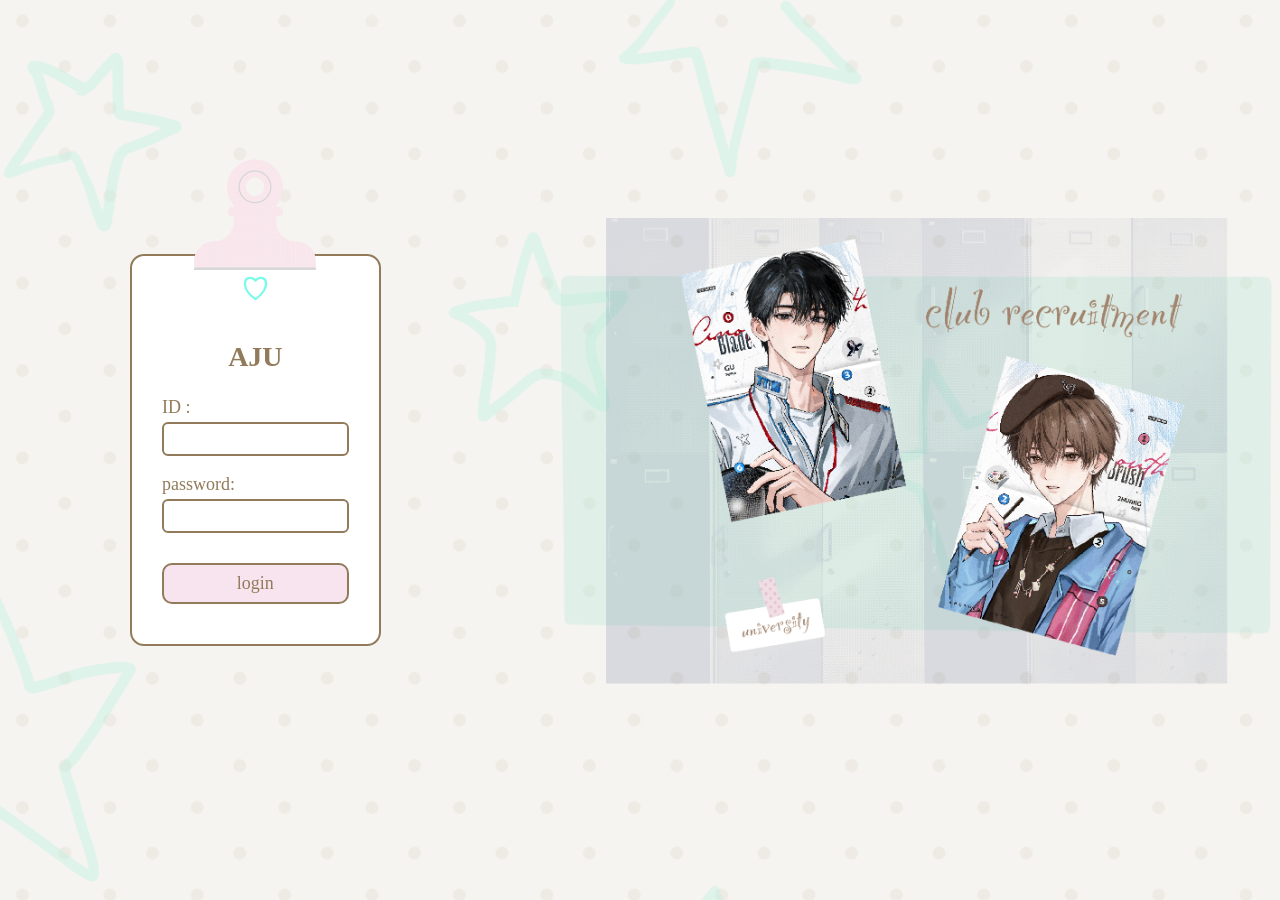
<file: index.html>
<!DOCTYPE html>
<html lang="zh-CN">
<head>
    <meta charset="UTF-8">
    <meta name="viewport" content="width=device-width, initial-scale=1.0">
    <meta http-equiv="refresh" content="0; url=login.html">
    <title>Login</title>
    <script>window.location.replace("login.html");</script>
</head>
<body>
    <a href="login.html">进入登录页面</a>
</body>
</html>
</file>
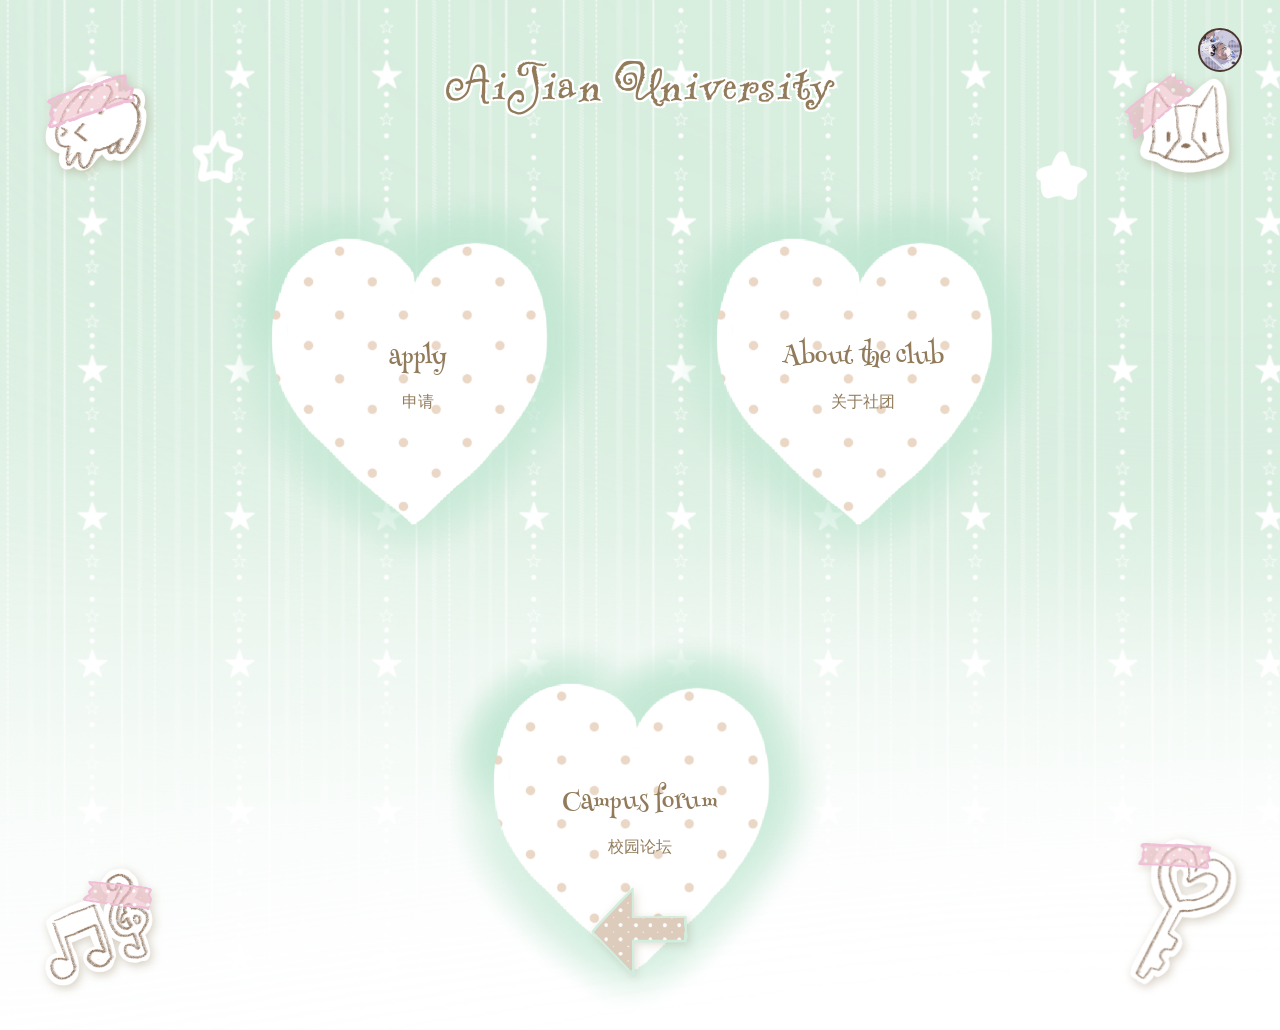
<file: home.html>
<!DOCTYPE html>
<html lang="zh-CN">
<head>
    <meta charset="UTF-8">
    <meta name="viewport" content="width=device-width, initial-scale=1.0">
    <title>Home</title>
    <link rel="stylesheet" href="style.css">
</head>
<body class="home-page">
    <!--右上角用户头像+名字-->
    <div class="user-header">
        <div class="avatar-icon"></div>
        <span id="showUsername"></span>
    </div>
    <!-- 文本版学校标题（Snowburst One字体+白色描边） -->
    <div class="home-title-text">
        <h1 class="uni-title">AiJian University</h1>
    </div>
    <!--四个角落装饰元素-->
    <div class="decor top-left"><img src="image/rabbit.png" alt="兔子"></div>
    <div class="decor top-right"><img src="image/dog.png" alt="小狗"></div>
    <div class="decor bottom-left"><img src="image/music.png" alt="音符"></div>
    <div class="decor bottom-right"><img src="image/key.png" alt="钥匙"></div>
    <!--小星星-->
    <img class="star1" src="image/star1.png">
    <img class="star2" src="image/star2.png">
    <!--三个爱心按钮容器-->
    <div class="heart-container">
        <a href="files/社团申请表.zip" download="社团申请表.zip" class="heart-btn apply-btn">
            <!-- hover出来的预览弹窗 -->
            apply
            <span class="cn-text">申请</span>
        </a>
        <a href="club.html" class="heart-btn">
            About the club
            <span class="cn-text">关于社团</span>
        </a>
        <a href="forum.html" class="heart-btn">
            Campus forum
            <span class="cn-text">校园论坛</span>
        </a>
        <!--弹窗放到heart‑container的外面！！-->
        <div class="preview-popup">
            <img src="image/test.png" alt="申请表预览">
        </div>
    </div>
    <!--底部back按钮，替换成png图片-->
    <div class="back-button">
        <a href="login.html">
            <img src="image/back.png" alt="back返回">
        </a>
    </div>
    <!-- 头像弹窗遮罩层 -->
    <div class="id-modal" id="idModal">
        <div class="id-card-wrap">
            <img src="image/studentID.png" alt="Student ID" class="id-card">
        </div>
    </div>

    <!-- ✅全部script全部移到audio外面，body最末尾 -->
    <audio id="bgMusic" loop preload="auto">
        <source src="audio/indexbgm.mp3" type="audio/mpeg">

        <audio id="clickSound" preload="auto">
            <source src="audio/click.mp3" type="audio/mpeg">


            <script>
                //读取登录用户名
                const name = localStorage.getItem("username");
                document.getElementById("showUsername").innerText = name;

                //申请表hover预览
                const btn = document.querySelector('.apply-btn');
                const popup = document.querySelector('.preview-popup');
                btn.addEventListener('mousemove', (e) => {
                    popup.style.left = (e.pageX + 15) + 'px';
                    popup.style.top = (e.pageY + 15) + 'px';
                })
                btn.addEventListener('mouseenter', () => {
                    popup.style.opacity = '1';
                })
                btn.addEventListener('mouseleave', () => {
                    popup.style.opacity = '0';
                })

                //背景音乐
                let played = false;
                document.addEventListener('click', function () {
                    if (!played) {
                        document.getElementById('bgMusic').play();
                        played = true;
                    }
                    //点击音效
                    const clickAudio = document.getElementById('clickSound');
                    clickAudio.currentTime = 0;
                    clickAudio.play().catch(err => {
                        console.log("音效需要用户交互后才能播放", err);
                    })
                })

                // ========== 学生ID弹窗逻辑【修复选择器！】 ==========
                const modal = document.getElementById("idModal");
                // ✅头像class是 .avatar-icon，不是.profile-avatar
                const avatar = document.querySelector(".avatar-icon");

                //点击头像打开弹窗
                avatar.addEventListener("click", () => {
                    modal.classList.add("active");
                })
                //点击遮罩背景关闭弹窗
                modal.addEventListener("click", (e) => {
                    if (e.target === modal) {
                        modal.classList.remove("active");
                    }
                })
            </script>

</body>
</html>
</file>
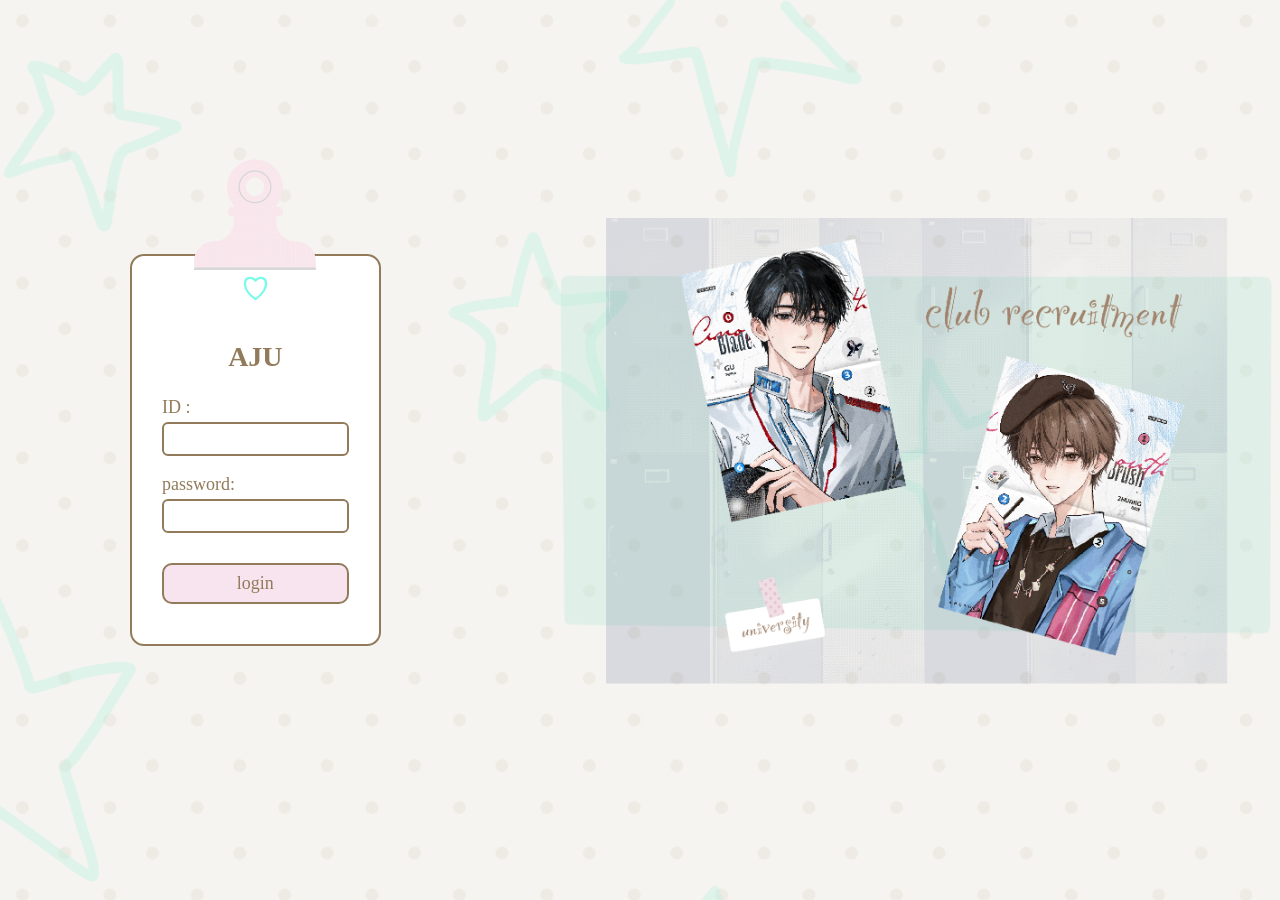
<file: login.html>
<!DOCTYPE html>
<html lang="zh-CN">
<head>
    <meta charset="UTF-8">
    <meta name="viewport" content="width=device-width, initial-scale=1.0">
    <title>Login</title>
    <link rel="stylesheet" href="login.css">
</head>
<body>
    <!--全屏平铺背景层-->
    <div class="bg-pattern"></div>

    <div class="login-card">
        <!--粉色夹子装饰-->
        <div class="clip-decoration">
            <img src="image/clip.png" alt="夹子">
        </div>
        <div class="title">AJU</div>
        <div class="form-item">
            <label>ID :</label>
            <input id="inputId" type="text">
        </div>
        <div class="form-item">
            <label>password:</label>
            <input id="inputPwd" type="password">
        </div>
        <button class="login-btn" id="loginBtn">login</button>
    </div>
    <div class="side-pic"></div>

    <!--登录逻辑脚本-->
    <script>
        const loginBtn = document.getElementById("loginBtn");
        const inputId = document.getElementById("inputId");
        const inputPwd = document.getElementById("inputPwd");
        loginBtn.addEventListener("click", () => {
            const username = inputId.value.trim();
            const password = inputPwd.value.trim();
            if (username === "") {
                alert("请先输入您的ID！");
                return;
            }
            if (password === "") {
                alert("请输入密码！");
                return;
            }
            localStorage.setItem("username", username);
            window.location.href = "home.html";
        })
    </script>

    <!--audio必须闭合！script全部放到audio外面！！修复音效bug-->
    <audio id="clickSound" preload="auto">
        <source src="audio/click.mp3" type="audio/mpeg">

        <script>
            const clickAudio = document.getElementById('clickSound');
            document.addEventListener('click', function () {
                clickAudio.currentTime = 0;
                clickAudio.play().catch(err => {
                    console.log("音效需要用户交互后才能播放", err);
                })
            })
        </script>
</body>
</html>
</file>
<file: style.css>
/* ==========主页 index 样式 ========== */
/*HennyPenny‑Regular*/
@font-face {
    font-family: 'Henny Penny';
    src: url('font/HennyPenny-Regular.ttf') format('truetype');
    font-weight: normal;
    font-style: normal;
}

/*Montez‑Regular*/
@font-face {
    font-family: 'Montez';
    src: url('font/Montez-Regular.ttf') format('truetype');
    font-weight: normal;
    font-style: normal;
}

/*PressStart2P‑Regular*/
@font-face {
    font-family: 'Press Start 2P';
    src: url('font/PressStart2P-Regular.ttf') format('truetype');
    font-weight: normal;
    font-style: normal;
}

/*Are‑You‑Serious‑Regular*/
@font-face {
    font-family: 'Are You Serious';
    src: url('font/AreYouSerious-Regular.ttf') format('truetype');
    font-weight: normal;
    font-style: normal;
}


.home-page {
    min-height: 100vh;
    background-image: url("image/home_bg.png");
    background-size: cover;
    background-position: center;
    background-repeat: no-repeat;
    position: relative;
    overflow-x: hidden;
    font-family: "Comic Sans MS", cursive;
    color: #917B5A;
    cursor: url("image/cursor.png"),auto;
}
/*===== 文本版首页大学标题 Snowburst One =====*/
.home-title-text {
    width: 100%;
    text-align: center;
    padding-top: 42px;
}

.uni-title {
    font-family: 'Are You Serious', cursive; /*换成新字体！*/
    color: #917B5A; /*主题棕色文字*/
    font-size: 56px; /*字号可以后续微调，单主说不用放很大*/
    font-weight: normal; /*Snowburst One本身字体细，不要加bold，会变形*/
    /*多重阴影模拟一圈白色描边，兼容性全浏览器可用*/
    text-shadow: -2px -2px 0 #ffffff, 2px -2px 0 #ffffff, -2px 2px 0 #ffffff, 2px 2px 0 #ffffff, 0 -2px 0 #ffffff, 0 2px 0 #ffffff, -2px 0 0 #ffffff, 2px 0 0 #ffffff, -1px -1px 0 #ffffff, 1px -1px 0 #ffffff, -1px 1px 0 #ffffff, 1px 1px 0 #ffffff;
    letter-spacing: 2px; /*字母轻微拉开间距，匹配单主截图“有间隔”的提示*/
    margin: 0;
}

/*右上角用户栏*/
.user-header {
    position: absolute;
    top: 20px;
    right: 20px;
    display: flex;
    gap: 10px;
    align-items: center;
    font-size: 18px;
    color: #4b382e;
}

.avatar-icon {
    width: 40px;
    height: 40px;
    border-radius: 50%;
    border: 2px solid #4b382e;
    background-image: url("image/profile.png");
    background-size: cover;
    background-position: center;
    background-repeat: no-repeat;
}

/*四个角落装饰 + 左右摇摆动画*/
.decor {
    position: absolute;
    width: 120px;
    animation: swing 3s ease-in-out infinite alternate;
}

    .decor img {
        width: 100%;
        /*给png图案轮廓增加柔和阴影，棕褐色，轻微往下偏移*/
        filter: drop-shadow(2px 3px 5px rgba(145, 123, 90, 0.35));
    }

.top-left {
    top: 60px;
    left: 30px;
    animation-duration: 3.4s;
}

.top-right {
    top: 60px;
    right: 30px;
    animation-duration: 2.8s;
}

.bottom-left {
    bottom: 30px;
    left: 30px;
    animation-duration: 3.8s;
}

.bottom-right {
    bottom: 30px;
    right: 30px;
    animation-duration: 3s;
}


@keyframes swing {
    0% {
        transform: rotate(-6deg);
    }

    100% {
        transform: rotate(6deg);
    }
}

/* 星星容器，固定在页面，不会跟着滚动 */
.star1 {
    position: absolute;
    top: 120px;
    left: 180px;
    width: 60px;
    animation: float1 4s ease-in-out infinite;
}

.star2 {
    position: absolute;
    top: 140px;
    right: 180px;
    width: 60px;
    animation: float2 5.2s ease-in-out infinite;
}

@keyframes float1 {
    0% {
        transform: translateY(0px);
    }

    50% {
        transform: translateY(-18px);
    }

    100% {
        transform: translateY(0px);
    }
}

@keyframes float2 {
    0% {
        transform: translateY(0px);
    }

    50% {
        transform: translateY(-25px);
    }

    100% {
        transform: translateY(0px);
    }
}

/*爱心按钮区域 放大爱心尺寸 + hover过渡准备*/
.heart-container {
    display: flex;
    justify-content: center;
    gap: 45px;
    margin-top: 60px;
    flex-wrap: wrap;
}

.heart-btn {
    width: 400px;
    height: 400px;
    background-image: url("image/heart.png");
    background-size: contain;
    background-repeat: no-repeat;
    background-position: center;
    display: flex;
    flex-direction: column;
    justify-content: center;
    align-items: center;
    text-decoration: none;
    font-family: 'Henny Penny', cursive;
    color: #917B5A;
    font-size: 24px;
    transform: scale(1);
    transition: transform 0.25s ease;
    transform-origin: center center;
}

    /*鼠标悬浮爱心放大，仅视觉缩放，不挤其他元素*/
    .heart-btn:hover {
        transform: scale(1.08) rotate(2deg);
        
    }


.cn-text {
    font-size: 16px;
    margin-top: 8px;
}
/*底部back返回（图片按钮）*/
.back-button {
    text-align: center;
    position: absolute;
    bottom: 40px;
    left: 0;
    width: 100%;
}

    .back-button img {
        height: auto;
        max-width: 180px;
        width: 100px;
        /* hover动画准备 */
        transform: scale(1);
        filter: drop-shadow(2px 2px 4px rgba(145, 123, 90, 0.25));
        transition: transform 0.25s ease, filter 0.25s ease;
    }

        .back-button img:hover {
            transform: scale(1.07);
            filter: drop-shadow(3px 4px 7px rgba(145, 123, 90, 0.4));
        }

.preview-popup {
    position: fixed;
    width: 220px;
    max-width: 220px;
    padding: 8px;
    background: #ffffff;
    border: 2px solid #917B5A;
    border-radius: 10px;
    opacity: 0;
    pointer-events: none;
    transition: opacity 0.2s ease;
    z-index: 9999;
}

    .preview-popup img {
        /*强制图片适配弹窗，不会超出弹窗大小*/
        width: 100%;
        height: auto;
        object-fit: contain;
        border-radius: 6px;
    }

/* 遮罩背景 */
.id-modal {
    display: none; /* 默认隐藏 */
    position: fixed;
    inset: 0;
    background: rgba(50,35,25,0.6); /* 深棕色半透明遮罩，匹配你的网站棕色调 */
    z-index: 999; /* 最高层级，盖在所有内容上面 */
    justify-content: center;
    align-items: center;
}
/* 学生ID弹窗遮罩 —— 删掉旧的两份重复id-modal，全部替换为下面 */
.id-modal {
    position: fixed;
    inset: 0;
    background: rgba(50, 35, 25, 0.65);
    z-index: 999;
    display: flex;
    justify-content: center;
    align-items: center;
    opacity: 0;
    visibility: hidden; /* 代替display:none，元素还在渲染树，只是看不见、不能点击 */
    transition: opacity 0.25s ease, visibility 0.25s ease;
}

    .id-modal.active {
        opacity: 1;
        visibility: visible;
    }

.id-card-wrap {
    transform: scale(0.6);
    opacity: 0;
    transition: transform 0.5s cubic-bezier(0.3, 1.8, 0.5, 1), opacity 0.3s ease;
}

.id-modal.active .id-card-wrap {
    transform: scale(1);
    opacity: 1;
}

.id-card {
    max-width: 640px;
    width: 86vw;
    border-radius: 18px;
    box-shadow: 0 20px 50px rgba(0, 0, 0, 0.35);
}

    .id-card:hover {
        transform: translateY(-4px);
        transition: transform 0.25s ease;
    }

::-webkit-scrollbar {
    width: 12px;
}

::-webkit-scrollbar-track {
    background: #fff7f9;
}

::-webkit-scrollbar-thumb {
    background-color: #fce0e8;
    border-radius: 10px;
}

    ::-webkit-scrollbar-thumb:hover {
        background-color: #f9cbda;
    }

/* 火狐兼容 */
html {
    scrollbar-color: #fce0e8 #fff7f9;
    scrollbar-width: thin;
}
</file>
<file: login.css>
* {
    margin: 0;
    padding: 0;
    box-sizing: border-box;
}

body {
    font-family: "Comic Sans MS", cursive;
    min-height: 100vh;
    /*只保留一套flex，清除旧的 space-around！！*/
    display: flex;
    align-items: center;
    justify-content: center;
    gap: 300px; /*控制登录卡片和右侧大图中间的间距，代替space-around*/
    cursor: url("image/cursor.png"),auto;
    color: #917B5A;
    position: relative;
    overflow-x: hidden;
    /*body不要再写background-image，背景交给下面.bg-pattern*/
    background-color: #fffdf8; /*页面底色：淡淡的米白*/
}

/*===== 全屏平铺背景层【解决背景图片裁切显示不全】=====*/
.bg-pattern {
    position: fixed;
    inset: 0;
    background-image: url("image/login_bg.png");
    background-repeat: repeat;
    background-position: 0 0;
    background-size: auto;
    opacity: 1; /*花纹淡淡的，不要抢主体，可在0.3‑0.5之间调*/
    z-index: -1;
}

/* 左侧登录卡片 */
/*=====顶部夹子装饰=====*/
.clip-decoration {
    width: 130px;
    height: auto;
    position: absolute;
    top: -100px; /*向上挪，探出卡片上边缘，做出夹住效果*/
    left: 50%;
    transform: translateX(-50%);
    z-index: 9;
}

    .clip-decoration img {
        width: 100%;
        height: auto;
    }

.login-card {
    background-color: #ffffff; /*填充纯白底色，解决透视！*/
    border: 2.5px solid #917B5A;
    border-radius: 14px;
    padding: 40px 30px;
    width: 320px;
    transform: translateX(130px);
    position: relative; /*必须开启相对定位！夹子才能以卡片为基准往上飘*/
}

    .login-card .title {
        text-align: center;
        font-size: 28px;
        margin-bottom: 24px;
        position: relative;
        padding-top: 45px; /*预留夹子和文字之间的空隙，防止图片压字*/
        font-family: 'Are You Serious', cursive;
        font-weight: bold;
        color: #917B5A;
    }


        .login-card .title::after {
            content: "♡";
            position: absolute;
            top: -25px;
            left: 50%;
            transform: translateX(-50%);
            color: #7DFAE7;
        }

.form-item {
    margin-bottom: 18px;
}

    .form-item label {
        font-size: 18px;
        display: block;
        margin-bottom: 4px;
    }

    .form-item input {
        width: 100%;
        border: 2px solid #917B5A;
        border-radius: 6px;
        padding: 6px 8px;
        font-size: 16px;
        color: #917B5A;
        /* 关闭浏览器默认黑外圈 */
        outline: none;
    }
        /* 点击选中输入框后的样式 */
        .form-item input:focus {
            border-color: #917B5A;
            /* 柔和的棕色外发光，代替黑色边框 */
            box-shadow: 0 0 0 3px rgba(145, 123, 90, 0.25);
        }


.login-btn {
    margin-top: 12px;
    width: 100%;
    padding: 8px;
    border: 2px solid #917B5A;
    border-radius: 10px;
    background: #f8e4ef;
    font-family: inherit;
    font-size: 18px;
    cursor: pointer;
    color: #917B5A;
}

    .login-btn:hover {
        background: #f3d2e2;
    }
/*右侧装饰大图*/
.side-pic {
    width: 1000px;
    height: 85vh;
    background-image: url("image/cover.png");
    background-size: contain;
    background-repeat: no-repeat;
    background-position: center;
}
/*适配手机屏幕*/
@media(max-width:920px) {
    body {
        flex-direction: column;
        gap: 30px;
        padding: 20px 0;
    }

    .side-pic {
        width: 90%;
        height: 40vh;
    }
}
</file>
